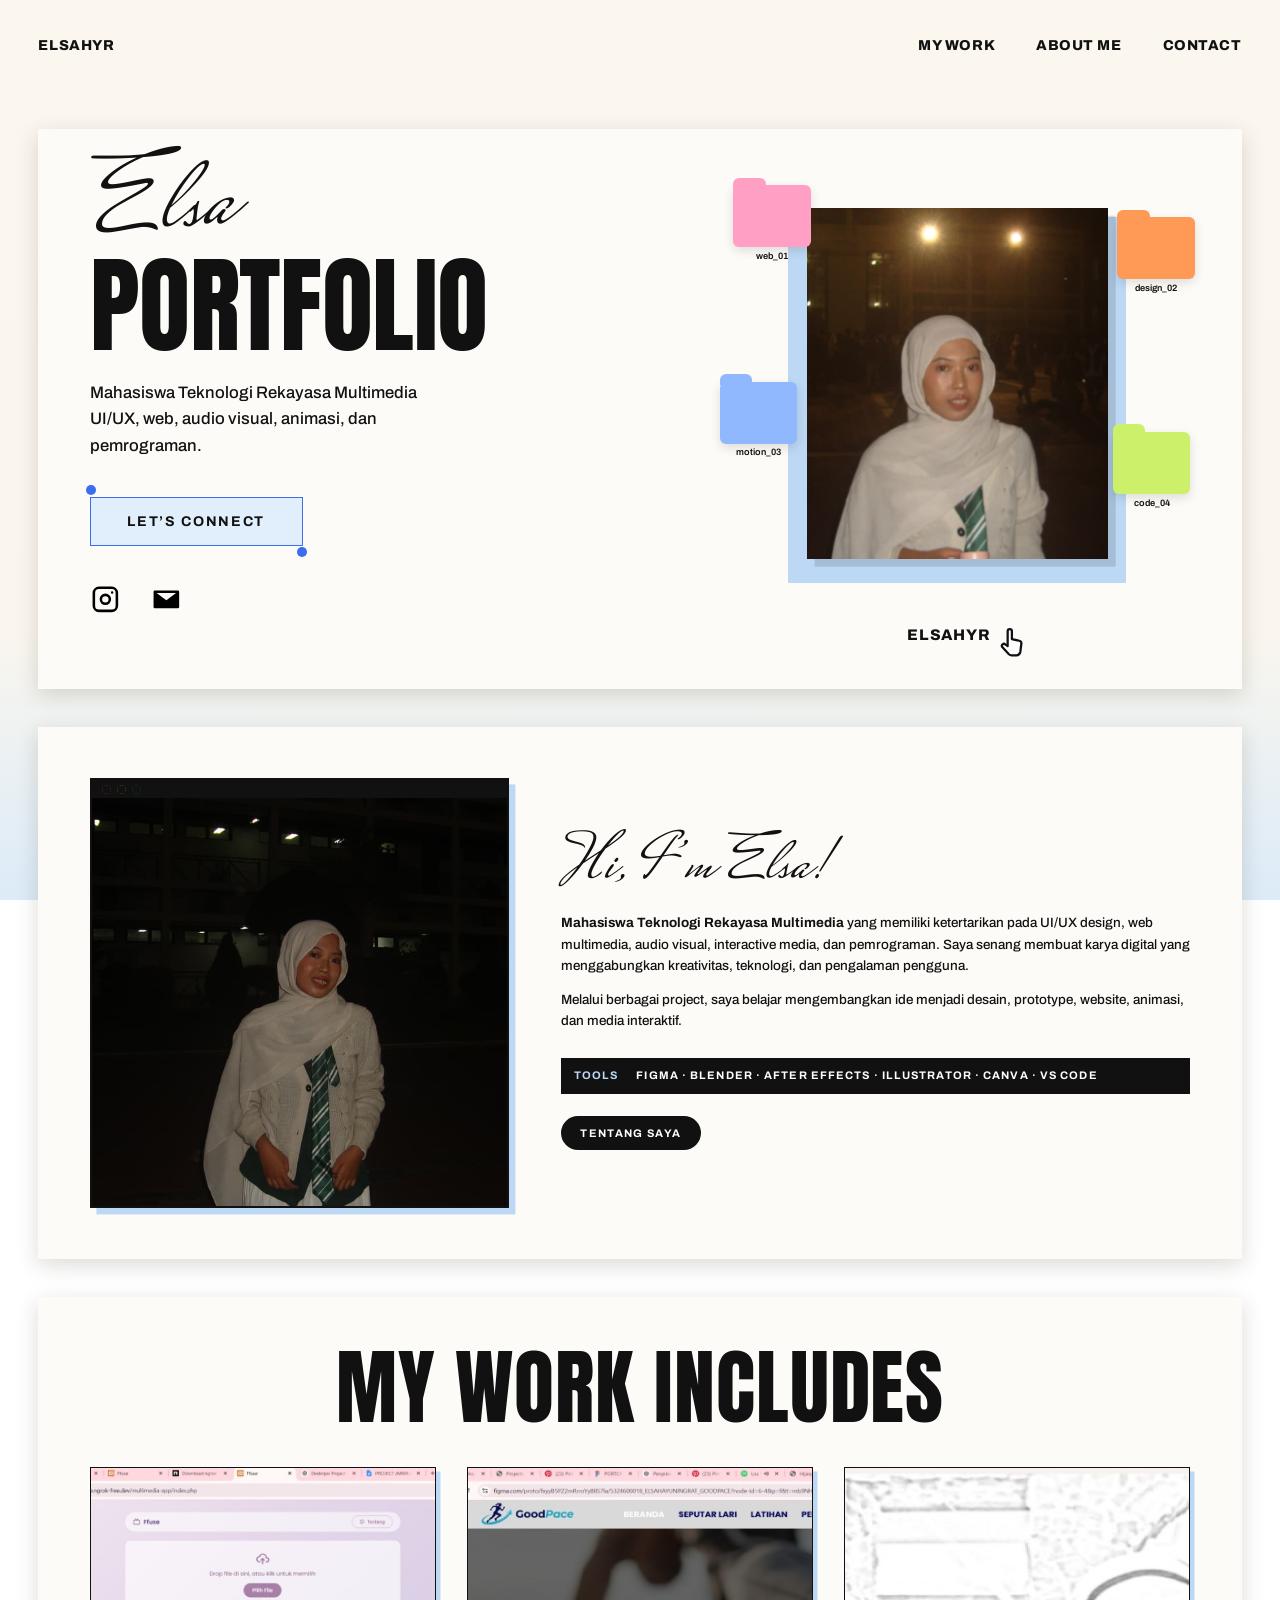
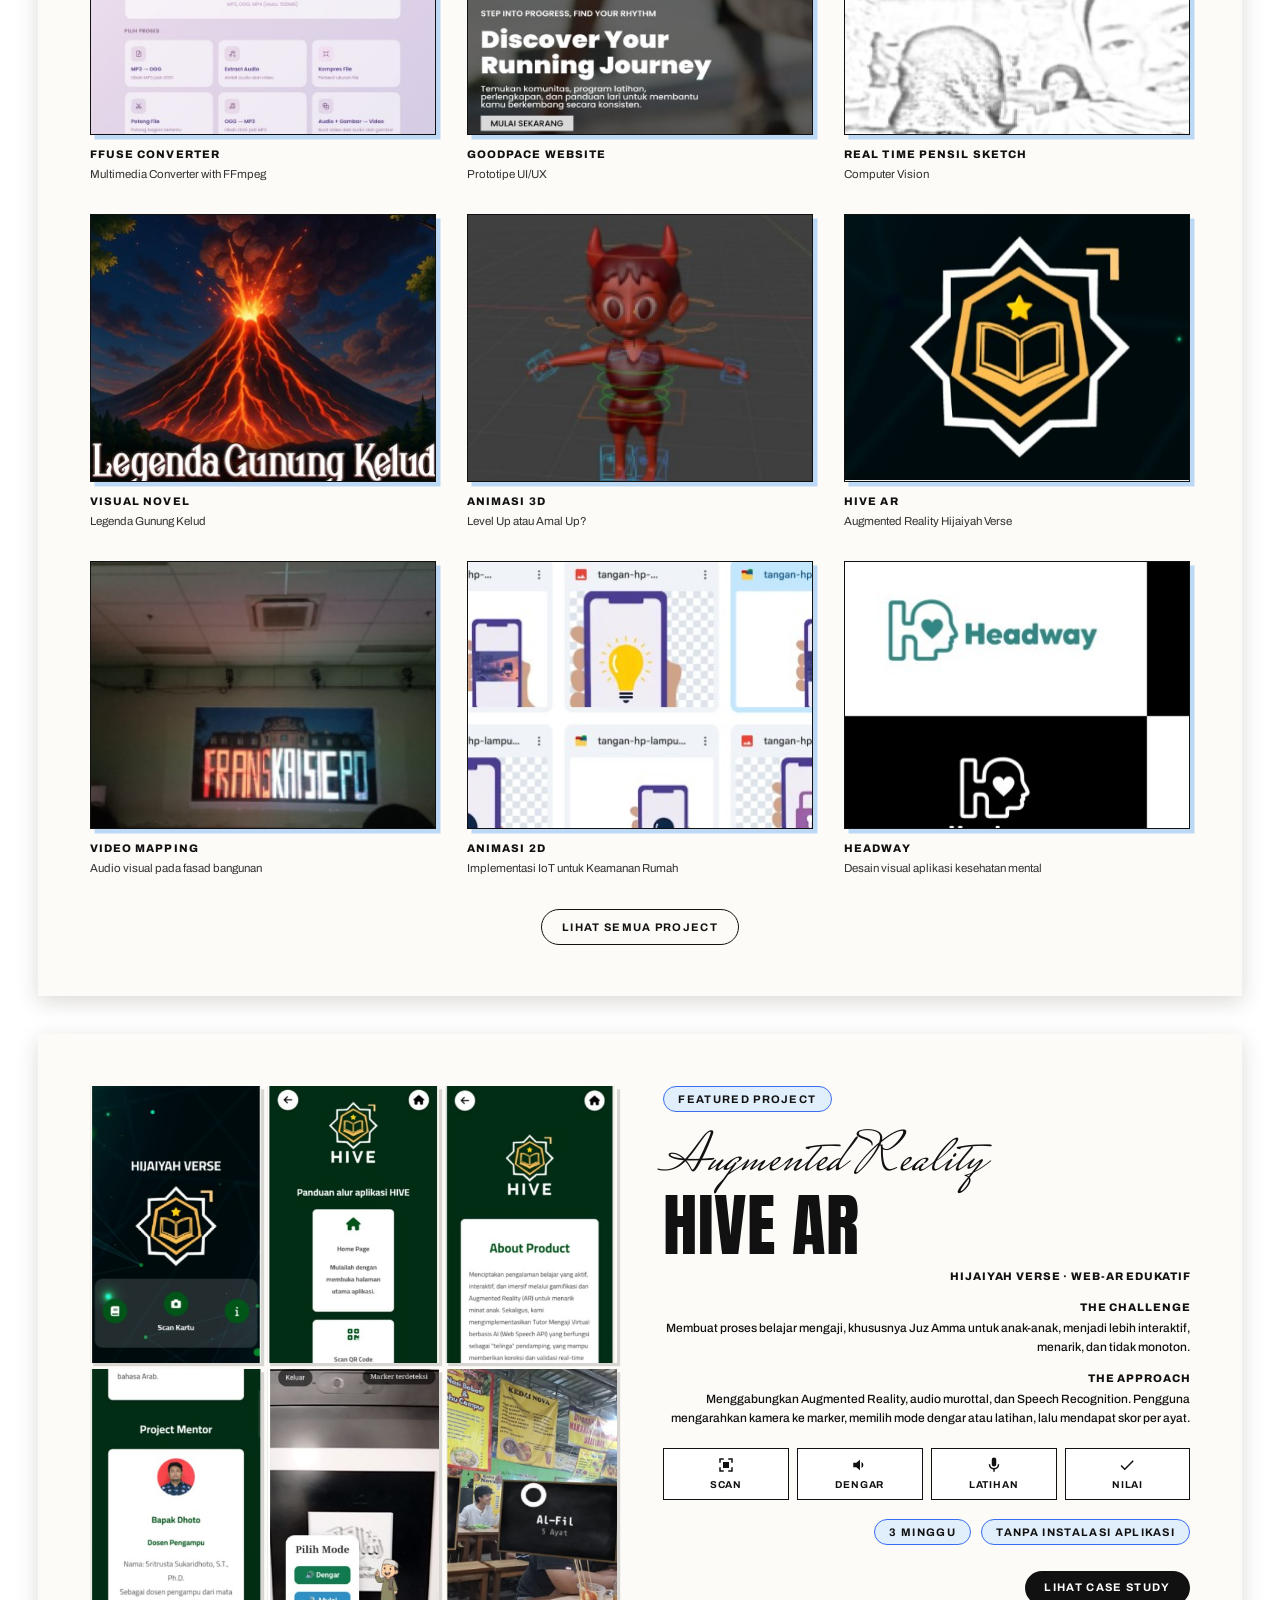
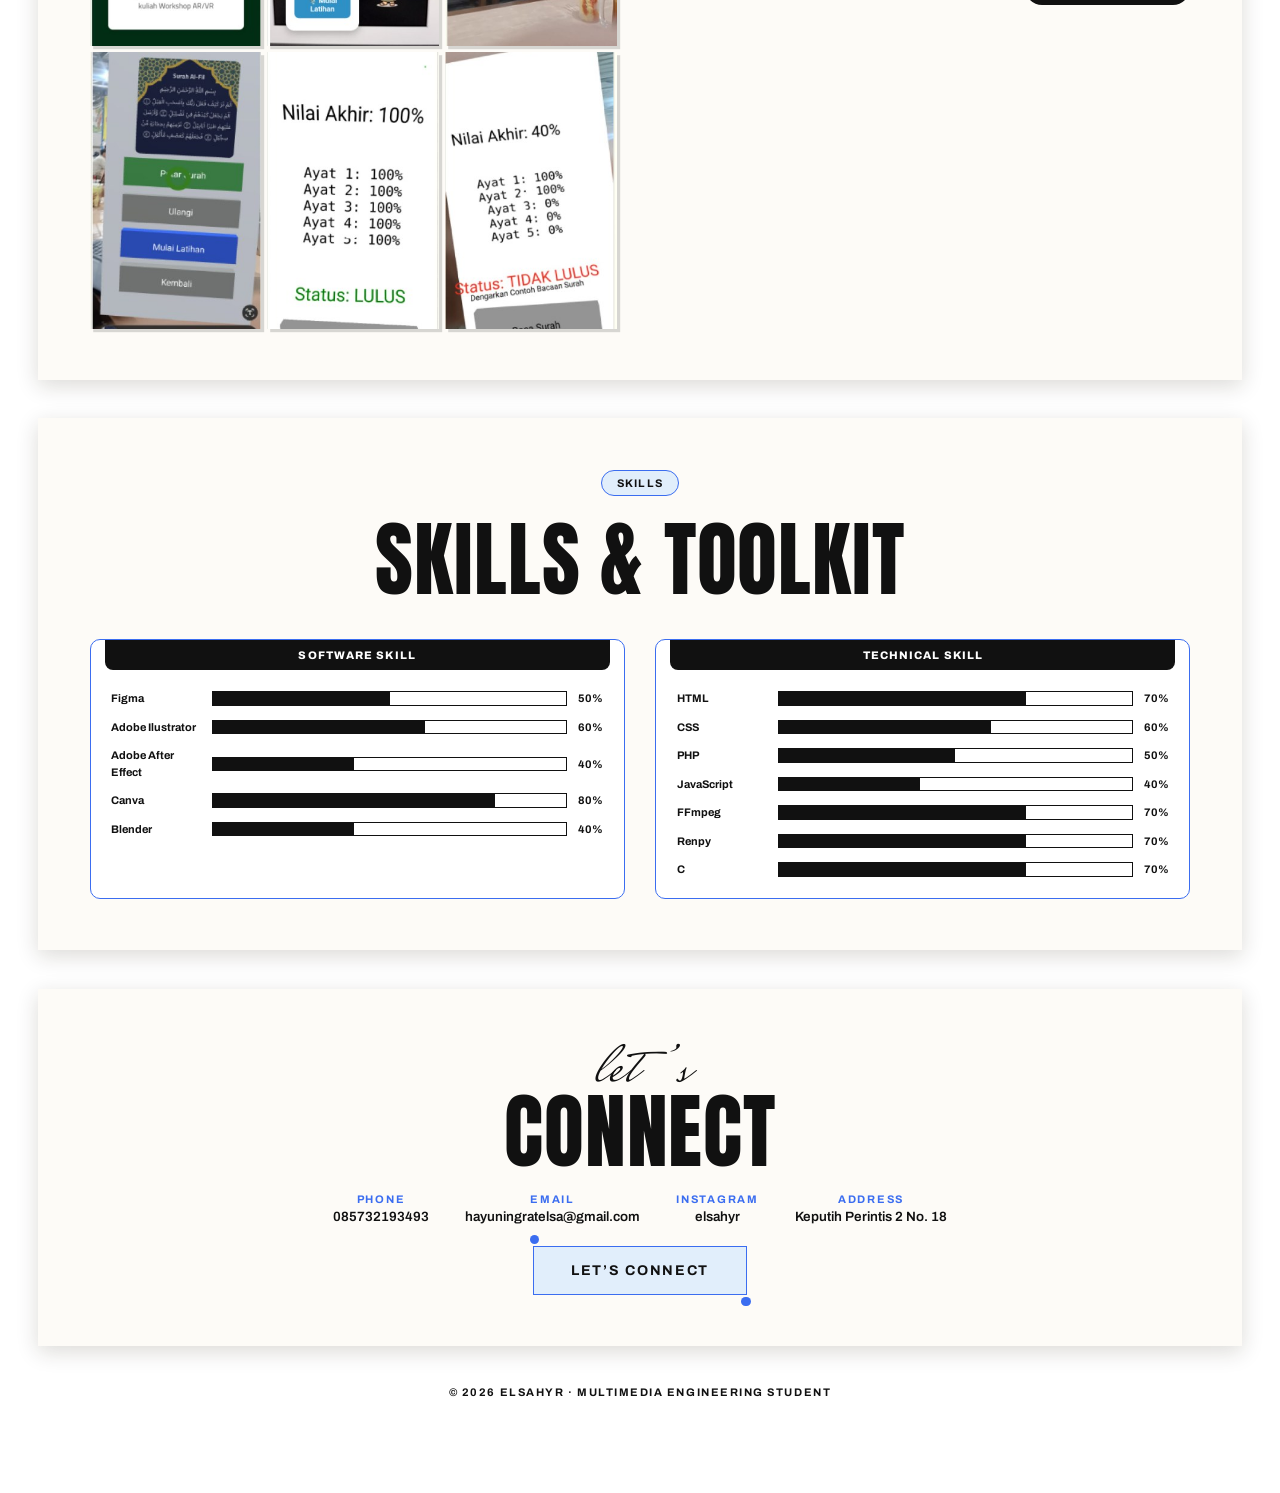
<file: index.html>
<!DOCTYPE html>
<html lang="id">
<head>
<meta charset="UTF-8">
<meta name="viewport" content="width=device-width, initial-scale=1">
<title>Elsa Portofolio</title>
<link rel="preconnect" href="https://fonts.googleapis.com">
<link rel="preconnect" href="https://fonts.gstatic.com" crossorigin>
<link href="https://fonts.googleapis.com/css2?family=Anton&family=Archivo:wght@400;500;600;700;800&family=Mrs+Saint+Delafield&display=swap" rel="stylesheet">
<link rel="stylesheet" href="css/style.css">
<script>document.documentElement.classList.add("js")</script>
</head>
<body>
<div class="wrap">
<div class="page">
<div class="sheet" style="padding-bottom:0;background:none;box-shadow:none;padding:0">
  <header class="nav">
    <a class="brand" href="index.html">ELSAHYR</a>
    <button class="nav-toggle" aria-label="Buka menu" aria-expanded="false"><span></span></button>
    <nav id="menu">
      <a href="projects.html">My Work</a>
      <a href="about.html">About Me</a>
      <a href="about.html#contact">Contact</a>
    </nav>
  </header>
</div>

<section class="sheet hero reveal">
  <div>
    <div class="title"><span class="script">Elsa</span><h1 class="h-xl">PORTFOLIO</h1></div>
    <p class="copy">Mahasiswa Teknologi Rekayasa Multimedia UI/UX, web, audio visual, animasi, dan pemrograman.</p>
    <a class="btn-pin" href="about.html#contact">Let’s Connect</a>
    <div class="social"><a href="https://www.instagram.com/elsahyr" target="_blank" rel="noopener" aria-label="Instagram"><svg viewBox="0 0 24 24"><path d="M7 2h10a5 5 0 0 1 5 5v10a5 5 0 0 1-5 5H7a5 5 0 0 1-5-5V7a5 5 0 0 1 5-5zm0 2a3 3 0 0 0-3 3v10a3 3 0 0 0 3 3h10a3 3 0 0 0 3-3V7a3 3 0 0 0-3-3H7zm5 3.5A4.5 4.5 0 1 1 7.5 12 4.5 4.5 0 0 1 12 7.5zm0 2A2.5 2.5 0 1 0 14.5 12 2.5 2.5 0 0 0 12 9.5zM17.3 5.7a1 1 0 1 1-1 1 1 1 0 0 1 1-1z"/></svg></a><a href="mailto:hayuningratelsa@gmail.com" aria-label="Email"><svg viewBox="0 0 24 24"><path d="M3 5h18a1 1 0 0 1 1 1v12a1 1 0 0 1-1 1H3a1 1 0 0 1-1-1V6a1 1 0 0 1 1-1zm1.4 2L12 12.6 19.6 7z"/></svg></a></div>
  </div>
  <div class="stage">
    <div class="block"></div>
    <img class="me" src="assets/img/ui/hero.jpg" alt="Foto Elsa" style="object-position:52% 22%">
    <a class="folder f1" href="projects.html#web"><i></i><span>web_01</span></a>
    <a class="folder f2" href="projects.html#design"><i></i><span>design_02</span></a>
    <a class="folder f3" href="projects.html#motion"><i></i><span>motion_03</span></a>
    <a class="folder f4" href="projects.html#code"><i></i><span>code_04</span></a>
    <div class="label">ELSAHYR <svg viewBox="0 0 24 24" fill="none" stroke="#111" stroke-width="1.6" stroke-linejoin="round"><path d="M9 11V4.5a1.5 1.5 0 0 1 3 0V10l5.2 1.2a2 2 0 0 1 1.5 2.3L18 19a3 3 0 0 1-3 2.5h-3.2a3 3 0 0 1-2.4-1.2L5 15.5a1.5 1.5 0 0 1 2.3-1.8L9 15z" fill="#fff"/></svg></div>
  </div>
</section>

<section class="sheet intro reveal">
  <div class="window"><div class="bar"><i></i><i></i><i></i></div><img src="assets/img/ui/about-photo.jpg" alt="Elsa"></div>
  <div>
    <span class="script">Hi, I’m Elsa!</span>
    <p class="copy"><b>Mahasiswa Teknologi Rekayasa Multimedia</b> yang memiliki ketertarikan pada UI/UX design, web multimedia, audio visual, interactive media, dan pemrograman. Saya senang membuat karya digital yang menggabungkan kreativitas, teknologi, dan pengalaman pengguna.</p>
    <p class="copy">Melalui berbagai project, saya belajar mengembangkan ide menjadi desain, prototype, website, animasi, dan media interaktif.</p>
    <div class="chipbar"><b>Tools</b> Figma · Blender · After Effects · Illustrator · Canva · VS Code</div>
    <p style="margin-top:1.4em"><a class="btn" href="about.html">Tentang saya</a></p>
  </div>
</section>

<section class="sheet reveal" id="work">
  <div class="sec-title"><h2 class="h-xl">MY WORK INCLUDES</h2></div>
  <div class="work"><a class="wcard" data-cat="web" href="project.html?id=ffuse"><div class="im"><img src="assets/img/thumbs/ffuse.jpg" alt="FFUSE Converter" loading="lazy"></div><h3>FFUSE Converter</h3><p>Multimedia Converter with FFmpeg</p></a><a class="wcard" data-cat="design" href="project.html?id=goodpace"><div class="im"><img src="assets/img/thumbs/goodpace.jpg" alt="GoodPace Website" loading="lazy"></div><h3>GoodPace Website</h3><p>Prototipe UI/UX</p></a><a class="wcard" data-cat="code" href="project.html?id=pencil"><div class="im"><img src="assets/img/thumbs/pencil.jpg" alt="Real Time Pensil Sketch" loading="lazy"></div><h3>Real Time Pensil Sketch</h3><p>Computer Vision</p></a><a class="wcard" data-cat="code" href="project.html?id=visnov"><div class="im"><img src="assets/img/thumbs/visnov.jpg" alt="Visual Novel" loading="lazy"></div><h3>Visual Novel</h3><p>Legenda Gunung Kelud</p></a><a class="wcard" data-cat="motion" href="project.html?id=anim3d"><div class="im"><img src="assets/img/thumbs/anim3d.jpg" alt="Animasi 3D" loading="lazy"></div><h3>Animasi 3D</h3><p>Level Up atau Amal Up?</p></a><a class="wcard" data-cat="web" href="project.html?id=hive"><div class="im"><img src="assets/img/thumbs/hive.jpg" alt="HIVE AR" loading="lazy"></div><h3>HIVE AR</h3><p>Augmented Reality Hijaiyah Verse</p></a><a class="wcard" data-cat="motion" href="project.html?id=vidmap"><div class="im"><img src="assets/img/thumbs/vidmap.jpg" alt="Video Mapping" loading="lazy"></div><h3>Video Mapping</h3><p>Audio visual pada fasad bangunan</p></a><a class="wcard" data-cat="motion" href="project.html?id=anim2d"><div class="im"><img src="assets/img/thumbs/anim2d.jpg" alt="Animasi 2D" loading="lazy"></div><h3>Animasi 2D</h3><p>Implementasi IoT untuk Keamanan Rumah</p></a><a class="wcard" data-cat="design" href="project.html?id=headway"><div class="im"><img src="assets/img/thumbs/headway.jpg" alt="Headway" loading="lazy"></div><h3>Headway</h3><p>Desain visual aplikasi kesehatan mental</p></a></div>
  <p style="text-align:center;margin-top:2em"><a class="btn line" href="projects.html">Lihat semua project</a></p>
</section>

<section class="sheet case reveal">
  <div class="grid3"><img src="assets/img/results/hive-2.jpg" alt="Tampilan aplikasi HIVE" loading="lazy"><img src="assets/img/results/hive-3.jpg" alt="Tampilan aplikasi HIVE" loading="lazy"><img src="assets/img/results/hive-4.jpg" alt="Tampilan aplikasi HIVE" loading="lazy"><img src="assets/img/results/hive-5.jpg" alt="Tampilan aplikasi HIVE" loading="lazy"><img src="assets/img/results/hive-7.jpg" alt="Tampilan aplikasi HIVE" loading="lazy"><img src="assets/img/results/hive-8.jpg" alt="Tampilan aplikasi HIVE" loading="lazy"><img src="assets/img/results/hive-9.jpg" alt="Tampilan aplikasi HIVE" loading="lazy"><img src="assets/img/results/hive-12.jpg" alt="Tampilan aplikasi HIVE" loading="lazy"><img src="assets/img/results/hive-13.jpg" alt="Tampilan aplikasi HIVE" loading="lazy"></div>
  <div>
    <span class="pill">Featured project</span>
    <div class="head"><span class="script">Augmented Reality</span><h2 class="h-xl">HIVE AR</h2></div>
    <p class="copy" style="text-align:right;font-weight:800;letter-spacing:.08em;text-transform:uppercase;font-size:var(--t-small)">Hijaiyah Verse · Web-AR edukatif</p>
    <h4>The challenge</h4>
    <p class="copy">Membuat proses belajar mengaji, khususnya Juz Amma untuk anak-anak, menjadi lebih interaktif, menarik, dan tidak monoton.</p>
    <h4>The approach</h4>
    <p class="copy">Menggabungkan Augmented Reality, audio murottal, dan Speech Recognition. Pengguna mengarahkan kamera ke marker, memilih mode dengar atau latihan, lalu mendapat skor per ayat.</p>
    <ul class="steps"><li><svg viewBox="0 0 24 24"><path d="M3 3h6v2H5v4H3zM15 3h6v6h-2V5h-4zM3 15h2v4h4v2H3zM19 15h2v6h-6v-2h4zM8 8h8v8H8z"/></svg>Scan</li><li><svg viewBox="0 0 24 24"><path d="M3 9v6h4l5 4V5L7 9zm13.5 3a4.5 4.5 0 0 0-2.5-4v8a4.5 4.5 0 0 0 2.5-4z"/></svg>Dengar</li><li><svg viewBox="0 0 24 24"><path d="M12 14a3 3 0 0 0 3-3V5a3 3 0 0 0-6 0v6a3 3 0 0 0 3 3zm5-3a5 5 0 0 1-10 0H5a7 7 0 0 0 6 6.9V21h2v-3.1A7 7 0 0 0 19 11z"/></svg>Latihan</li><li><svg viewBox="0 0 24 24"><path d="M9 16.2 4.8 12l-1.4 1.4L9 19 21 7l-1.4-1.4z"/></svg>Nilai</li></ul>
    <div class="pills"><span class="pill">3 Minggu</span><span class="pill">Tanpa instalasi aplikasi</span></div>
    <p style="text-align:right;margin-top:1.6em"><a class="btn" href="project.html?id=hive">Lihat case study</a></p>
  </div>
</section>

<section class="sheet reveal">
  <div class="sec-title"><span class="pill">Skills</span><h2 class="h-xl" style="margin-top:.3em">SKILLS &amp; TOOLKIT</h2></div>
  <div class="charts">
    <div class="chart"><h3>Software skill</h3><div class="rows"><div class="bar"><b>Figma</b><i style="--v:50%"></i><span>50%</span></div><div class="bar"><b>Adobe Ilustrator</b><i style="--v:60%"></i><span>60%</span></div><div class="bar"><b>Adobe After Effect</b><i style="--v:40%"></i><span>40%</span></div><div class="bar"><b>Canva</b><i style="--v:80%"></i><span>80%</span></div><div class="bar"><b>Blender</b><i style="--v:40%"></i><span>40%</span></div></div></div>
    <div class="chart"><h3>Technical skill</h3><div class="rows"><div class="bar"><b>HTML</b><i style="--v:70%"></i><span>70%</span></div><div class="bar"><b>CSS</b><i style="--v:60%"></i><span>60%</span></div><div class="bar"><b>PHP</b><i style="--v:50%"></i><span>50%</span></div><div class="bar"><b>JavaScript</b><i style="--v:40%"></i><span>40%</span></div><div class="bar"><b>FFmpeg</b><i style="--v:70%"></i><span>70%</span></div><div class="bar"><b>Renpy</b><i style="--v:70%"></i><span>70%</span></div><div class="bar"><b>C</b><i style="--v:70%"></i><span>70%</span></div></div></div>
  </div>
</section>
<section class="sheet contact reveal" id="contact">
  <span class="script" style="font-size:clamp(40px,5vw,76px)">let’s</span>
  <h2 class="h-xl" style="margin-top:-.15em">CONNECT</h2>
  <ul>
    <li><b>Phone</b><a href="tel:+6285732193493">085732193493</a></li>
    <li><b>Email</b><a href="mailto:hayuningratelsa@gmail.com">hayuningratelsa@gmail.com</a></li>
    <li><b>Instagram</b><a href="https://www.instagram.com/elsahyr" target="_blank" rel="noopener">elsahyr</a></li>
    <li><b>Address</b><span>Keputih Perintis 2 No. 18</span></li>
  </ul>
  <a class="btn-pin" href="mailto:hayuningratelsa@gmail.com">Let’s Connect</a>
</section>

<footer>© 2026 elsahyr · Multimedia Engineering Student</footer>
</div></div>
<script src="js/main.js"></script>
</body>
</html>
</file>
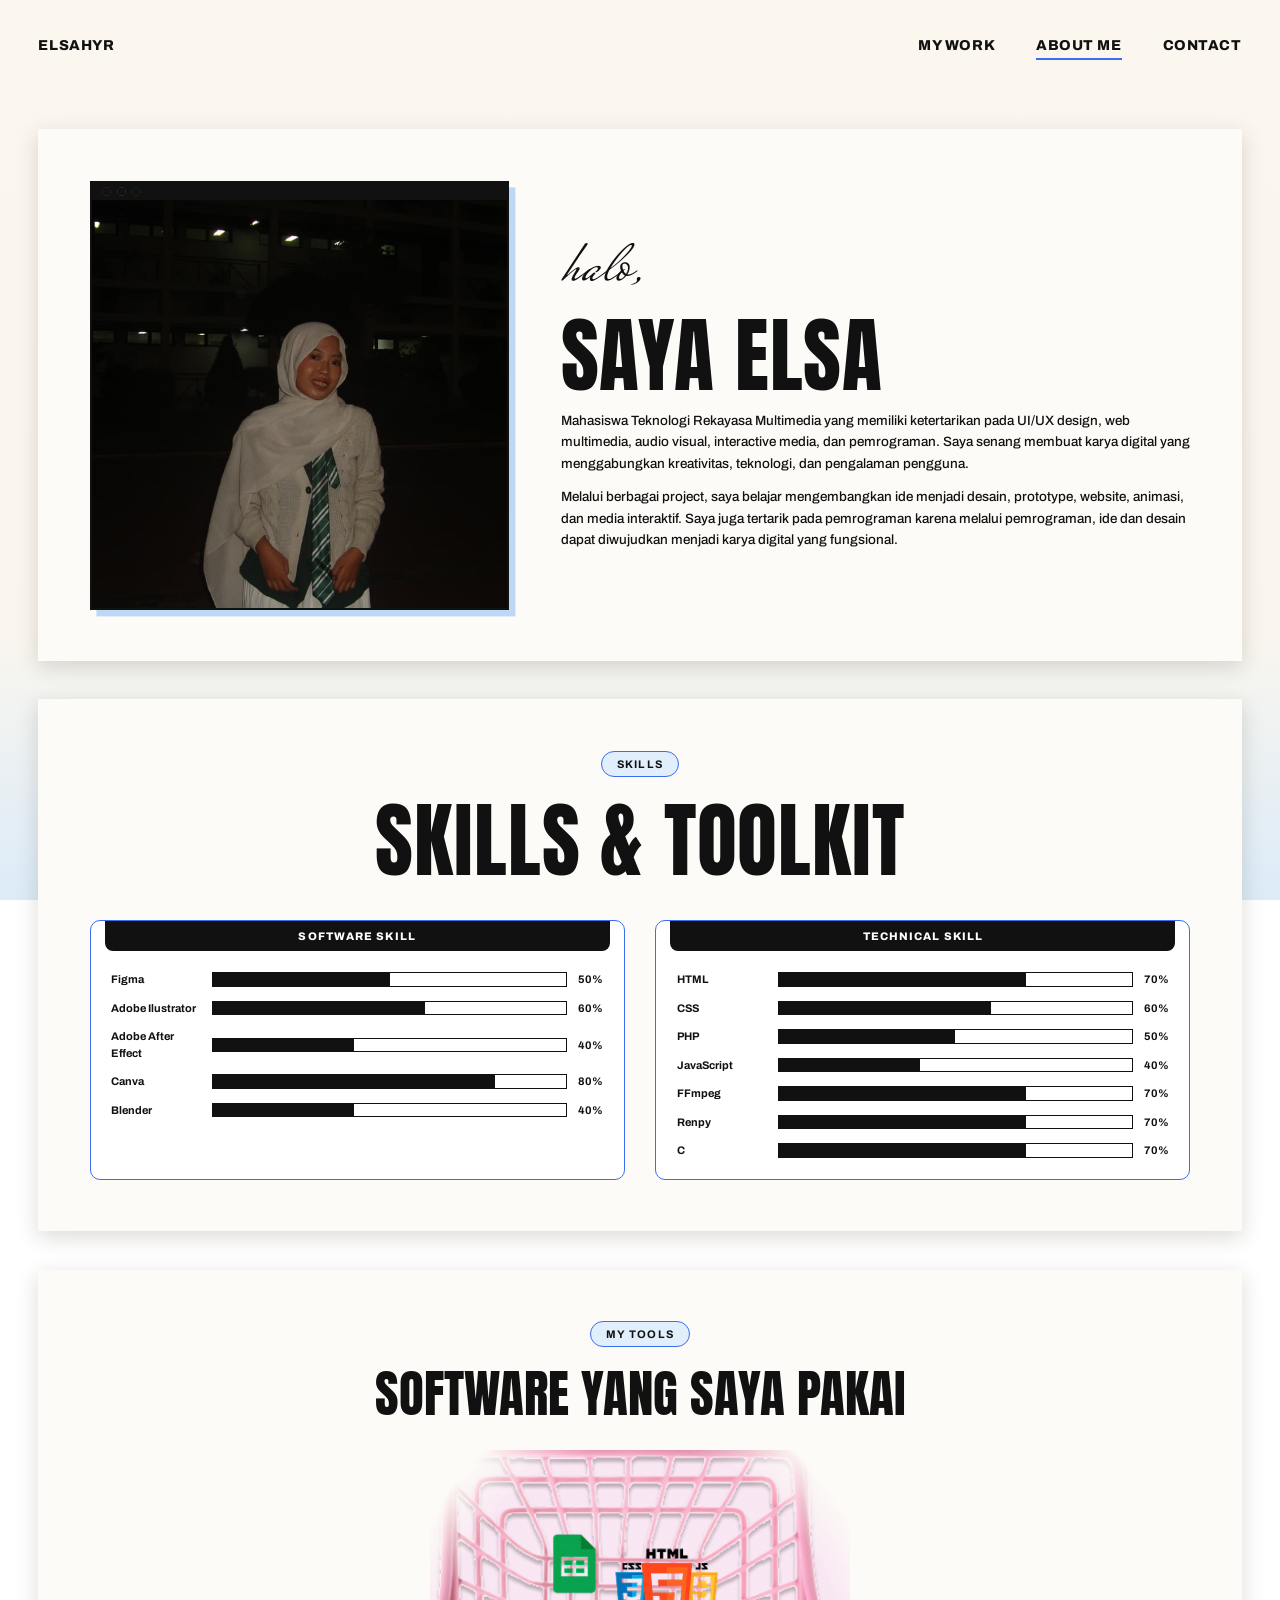
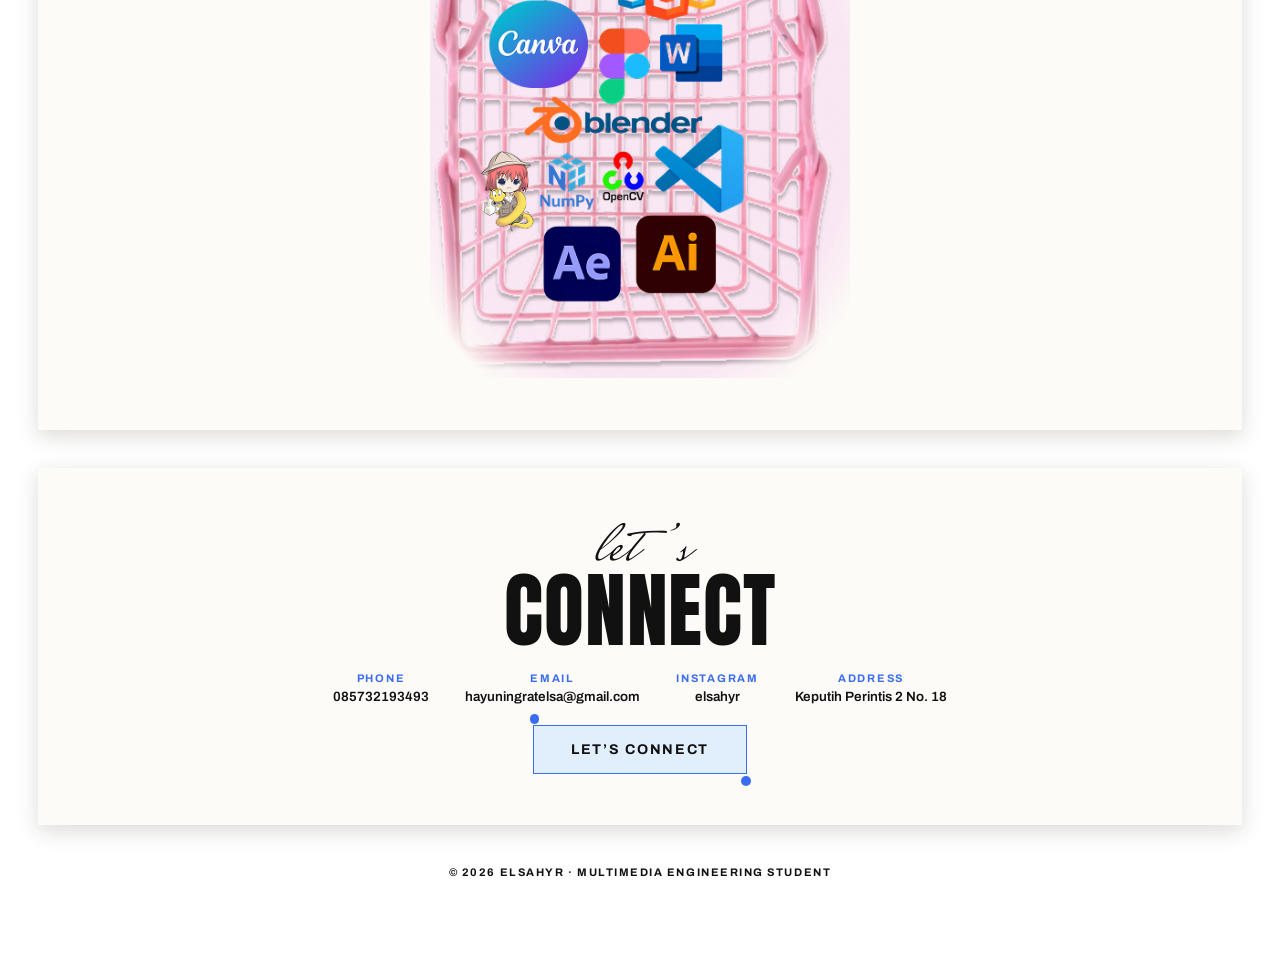
<file: about.html>
<!DOCTYPE html>
<html lang="id">
<head>
<meta charset="UTF-8">
<meta name="viewport" content="width=device-width, initial-scale=1">
<title>About Elsa</title>
<link rel="preconnect" href="https://fonts.googleapis.com">
<link rel="preconnect" href="https://fonts.gstatic.com" crossorigin>
<link href="https://fonts.googleapis.com/css2?family=Anton&family=Archivo:wght@400;500;600;700;800&family=Mrs+Saint+Delafield&display=swap" rel="stylesheet">
<link rel="stylesheet" href="css/style.css">
<script>document.documentElement.classList.add("js")</script>
</head>
<body>
<div class="wrap">
<div class="page">
<div class="sheet" style="padding-bottom:0;background:none;box-shadow:none;padding:0">
  <header class="nav">
    <a class="brand" href="index.html">ELSAHYR</a>
    <button class="nav-toggle" aria-label="Buka menu" aria-expanded="false"><span></span></button>
    <nav id="menu">
      <a href="projects.html">My Work</a>
      <a href="about.html" class="active">About Me</a>
      <a href="about.html#contact">Contact</a>
    </nav>
  </header>
</div>

<section class="sheet intro reveal">
  <div class="window"><div class="bar"><i></i><i></i><i></i></div><img src="assets/img/ui/about-photo.jpg" alt="Foto Elsa"></div>
  <div>
    <span class="script">halo,</span>
    <h1 class="h-xl">SAYA ELSA</h1>
    <p class="copy" style="margin-top:1em">Mahasiswa Teknologi Rekayasa Multimedia yang memiliki ketertarikan pada UI/UX design, web multimedia, audio visual, interactive media, dan pemrograman. Saya senang membuat karya digital yang menggabungkan kreativitas, teknologi, dan pengalaman pengguna.</p>
    <p class="copy">Melalui berbagai project, saya belajar mengembangkan ide menjadi desain, prototype, website, animasi, dan media interaktif. Saya juga tertarik pada pemrograman karena melalui pemrograman, ide dan desain dapat diwujudkan menjadi karya digital yang fungsional.</p>
  </div>
</section>
<section class="sheet reveal">
  <div class="sec-title"><span class="pill">Skills</span><h2 class="h-xl" style="margin-top:.3em">SKILLS &amp; TOOLKIT</h2></div>
  <div class="charts">
    <div class="chart"><h3>Software skill</h3><div class="rows"><div class="bar"><b>Figma</b><i style="--v:50%"></i><span>50%</span></div><div class="bar"><b>Adobe Ilustrator</b><i style="--v:60%"></i><span>60%</span></div><div class="bar"><b>Adobe After Effect</b><i style="--v:40%"></i><span>40%</span></div><div class="bar"><b>Canva</b><i style="--v:80%"></i><span>80%</span></div><div class="bar"><b>Blender</b><i style="--v:40%"></i><span>40%</span></div></div></div>
    <div class="chart"><h3>Technical skill</h3><div class="rows"><div class="bar"><b>HTML</b><i style="--v:70%"></i><span>70%</span></div><div class="bar"><b>CSS</b><i style="--v:60%"></i><span>60%</span></div><div class="bar"><b>PHP</b><i style="--v:50%"></i><span>50%</span></div><div class="bar"><b>JavaScript</b><i style="--v:40%"></i><span>40%</span></div><div class="bar"><b>FFmpeg</b><i style="--v:70%"></i><span>70%</span></div><div class="bar"><b>Renpy</b><i style="--v:70%"></i><span>70%</span></div><div class="bar"><b>C</b><i style="--v:70%"></i><span>70%</span></div></div></div>
  </div>
</section>
<section class="sheet toolbox reveal" style="text-align:center"><span class="pill">My tools</span><h2 class="h-lg" style="margin:.4em 0 .6em">SOFTWARE YANG SAYA PAKAI</h2><img src="assets/img/ui/basket.png" alt="Google Sheets, HTML/CSS/JS, Canva, Figma, Word, Blender, Ren'Py, NumPy, OpenCV, VS Code, After Effects, Illustrator"></section>
<section class="sheet contact reveal" id="contact">
  <span class="script" style="font-size:clamp(40px,5vw,76px)">let’s</span>
  <h2 class="h-xl" style="margin-top:-.15em">CONNECT</h2>
  <ul>
    <li><b>Phone</b><a href="tel:+6285732193493">085732193493</a></li>
    <li><b>Email</b><a href="mailto:hayuningratelsa@gmail.com">hayuningratelsa@gmail.com</a></li>
    <li><b>Instagram</b><a href="https://www.instagram.com/elsahyr" target="_blank" rel="noopener">elsahyr</a></li>
    <li><b>Address</b><span>Keputih Perintis 2 No. 18</span></li>
  </ul>
  <a class="btn-pin" href="mailto:hayuningratelsa@gmail.com">Let’s Connect</a>
</section>

<footer>© 2026 elsahyr · Multimedia Engineering Student</footer>
</div></div>
<script src="js/main.js"></script>
</body>
</html>
</file>
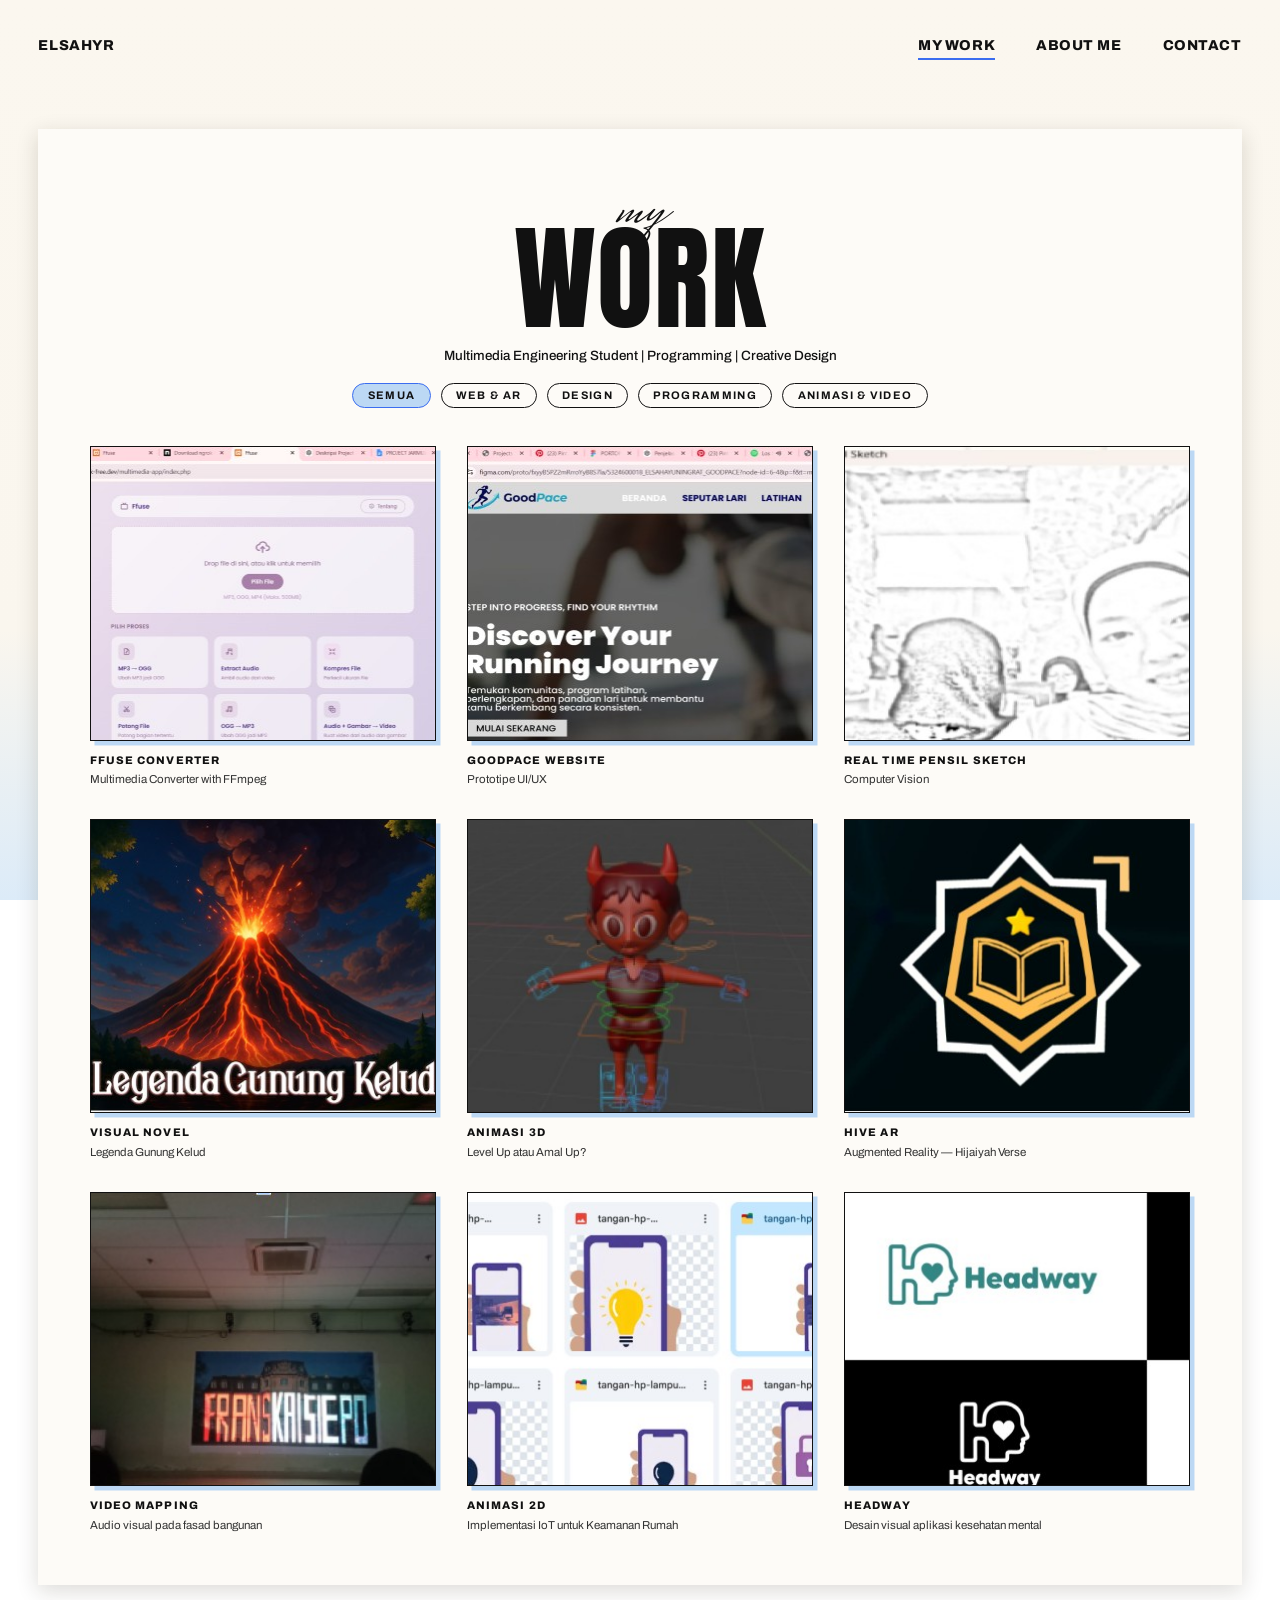
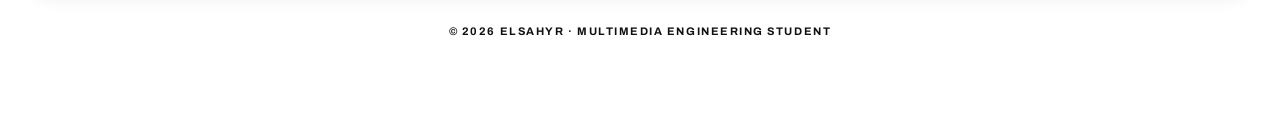
<file: projects.html>
<!DOCTYPE html>
<html lang="id">
<head>
<meta charset="UTF-8">
<meta name="viewport" content="width=device-width, initial-scale=1">
<title>My Work</title>
<link rel="preconnect" href="https://fonts.googleapis.com">
<link rel="preconnect" href="https://fonts.gstatic.com" crossorigin>
<link href="https://fonts.googleapis.com/css2?family=Anton&family=Archivo:wght@400;500;600;700;800&family=Mrs+Saint+Delafield&display=swap" rel="stylesheet">
<link rel="stylesheet" href="css/style.css">
<script>document.documentElement.classList.add("js")</script>
</head>
<body>
<div class="wrap">
<div class="page">
<div class="sheet" style="padding-bottom:0;background:none;box-shadow:none;padding:0">
  <header class="nav">
    <a class="brand" href="index.html">ELSAHYR</a>
    <button class="nav-toggle" aria-label="Buka menu" aria-expanded="false"><span></span></button>
    <nav id="menu">
      <a href="projects.html" class="active">My Work</a>
      <a href="about.html">About Me</a>
      <a href="about.html#contact">Contact</a>
    </nav>
  </header>
</div>

<section class="sheet reveal">
  <div class="sec-title" style="margin-bottom:1em"><span class="script" style="font-size:clamp(40px,5vw,76px)">my</span><h1 class="h-xl" style="margin-top:-.2em;font-size:clamp(54px,9vw,130px)">WORK</h1>
  <p class="copy" style="margin-top:.8em">Multimedia Engineering Student | Programming | Creative Design</p></div>
  <div class="filters" id="filters">
    <button class="chip on" data-f="all">Semua</button><button class="chip" data-f="web">Web &amp; AR</button><button class="chip" data-f="design">Design</button><button class="chip" data-f="code">Programming</button><button class="chip" data-f="motion">Animasi &amp; Video</button>
  </div>
  <div class="work big" id="projGrid"></div>
</section>

<footer>© 2026 elsahyr · Multimedia Engineering Student</footer>
</div></div>
<script src="js/projects-data.js"></script>
<script src="js/main.js"></script>
</body>
</html>
</file>
<file: css/style.css>
/* =====================================================
   PORTOFOLIO ELSAHYR — style.css (gaya editorial krem + hitam + biru)
   ===================================================== */
:root {
  --bg: #faf6ee;
  --card: #fdfbf7;
  --ink: #111111;
  --blue: #3b6df0;
  --sky: #bcd8f4;
  --sky-soft: #e1eefb;
  --f-head: "Anton", "Bebas Neue", Impact, "Arial Narrow", sans-serif;
  --f-body: "Archivo", "Montserrat", sans-serif;
  --f-script: "Mrs Saint Delafield", "Dancing Script", cursive;
  --pad: clamp(16px, 4vw, 64px);
  --t-body: clamp(13px, 1.05vw, 16px);
  --t-small: clamp(11px, .82vw, 13px);
  --shadow: 0 .5vw 1.6vw rgba(40, 30, 10, .16);
}
* { box-sizing: border-box; margin: 0; padding: 0; }
html { scroll-behavior: smooth; }
body { font-family: var(--f-body); color: var(--ink); line-height: 1.5; overflow-x: hidden;
  background: linear-gradient(#fbf7ef 0, #faf6ee 70%, #dcebf8 100%) fixed; }
img { max-width: 100%; display: block; }
a { color: inherit; text-decoration: none; }
ul { list-style: none; }
.js .reveal { opacity: 0; transform: translateY(22px); transition: opacity .7s ease, transform .7s ease; }
.js .reveal.in { opacity: 1; transform: none; }

/* ---------- tata letak ---------- */
.wrap { width: min(1240px, 94vw); margin: 0 auto; }
.page { display: grid; gap: clamp(18px, 3vw, 44px); padding: clamp(14px, 2.4vw, 34px) 0 clamp(30px, 5vw, 70px); }
.sheet { background: var(--card); box-shadow: var(--shadow); padding: var(--pad); position: relative; }
.copy { font-size: var(--t-body); line-height: 1.6; font-weight: 500; }
.copy + .copy { margin-top: .9em; }
.h-xl { font-family: var(--f-head); font-weight: 400; text-transform: uppercase; line-height: .98; letter-spacing: .01em; font-size: clamp(40px, 6.4vw, 92px); }
.h-lg { font-family: var(--f-head); font-weight: 400; text-transform: uppercase; line-height: 1; font-size: clamp(30px, 4vw, 58px); }
.script { font-family: var(--f-script); font-weight: 400; line-height: 1; }
.pill { display: inline-block; background: var(--sky-soft); border: 1.5px solid var(--blue); border-radius: 99px; padding: .35em 1.3em; font-weight: 700; font-size: var(--t-small); letter-spacing: .12em; text-transform: uppercase; }

/* tombol dengan "pin" biru */
.btn-pin { position: relative; display: inline-block; background: var(--sky-soft); border: 1.5px solid var(--blue); padding: .9em 2.6em; font-weight: 700; letter-spacing: .12em; text-transform: uppercase; font-size: clamp(12px, 1.1vw, 17px); transition: background .2s, transform .2s; }
.btn-pin::before, .btn-pin::after { content: ""; position: absolute; width: .7em; height: .7em; border-radius: 50%; background: var(--blue); }
.btn-pin::before { left: -.35em; top: -.9em; } .btn-pin::after { right: -.35em; bottom: -.9em; }
.btn-pin:hover { background: var(--sky); transform: translateY(-2px); }
.btn { display: inline-block; background: var(--ink); color: #fff; border-radius: 99px; padding: .8em 1.8em; font-weight: 700; font-size: var(--t-small); letter-spacing: .12em; text-transform: uppercase; transition: transform .2s, background .2s; }
.btn:hover { background: var(--blue); transform: translateY(-2px); }
.btn.line { background: transparent; color: var(--ink); border: 1.5px solid var(--ink); } .btn.line:hover { background: var(--ink); color: #fff; }

/* ---------- navbar ---------- */
.nav { display: flex; align-items: center; justify-content: space-between; gap: 20px; padding-bottom: clamp(16px, 2.4vw, 34px); font-weight: 800; letter-spacing: .04em; text-transform: uppercase; font-size: clamp(12px, 1.12vw, 17px); position: relative; z-index: 5; }
.nav nav { display: flex; gap: clamp(18px, 3.2vw, 52px); }
.nav nav a { position: relative; padding: 4px 0; }
.nav nav a::after { content: ""; position: absolute; left: 0; bottom: 0; height: 2px; width: 0; background: var(--blue); transition: width .25s; }
.nav nav a:hover::after, .nav nav a.active::after { width: 100%; }
.nav-toggle { display: none; background: none; border: 0; width: 40px; height: 40px; cursor: pointer; position: relative; }
.nav-toggle span, .nav-toggle span::before, .nav-toggle span::after { content: ""; position: absolute; left: 7px; right: 7px; height: 3px; background: #000; border-radius: 2px; }
.nav-toggle span { top: 18px; } .nav-toggle span::before { top: -8px; left: 0; right: 0; } .nav-toggle span::after { top: 8px; left: 0; right: 0; }

/* ---------- hero ---------- */
.hero { display: grid; grid-template-columns: minmax(0, 1.15fr) minmax(0, .85fr); gap: 2vw; align-items: center; min-height: clamp(360px, 36vw, 520px); }
.hero .title { position: relative; margin-top: clamp(10px, 2vw, 26px); }
.hero .title .script { position: absolute; left: .4%; top: -.6em; font-size: clamp(56px, 8.4vw, 124px); transform: rotate(-4deg); z-index: 2; }
.hero .title .h-xl { font-size: clamp(50px, 8.2vw, 128px); line-height: .9; letter-spacing: -.005em; padding-top: .35em; }
.hero p.copy { max-width: 36ch; margin: clamp(14px, 2vw, 28px) 0 clamp(22px, 3vw, 40px); font-size: clamp(13px, 1.3vw, 20px); }
.social { display: flex; gap: clamp(16px, 2.4vw, 34px); margin-top: clamp(22px, 3vw, 44px); }
.social svg { width: clamp(24px, 2.4vw, 36px); height: clamp(24px, 2.4vw, 36px); fill: #000; transition: fill .2s, transform .2s; }
.social a:hover svg { fill: var(--blue); transform: translateY(-3px); }

.stage { position: relative; aspect-ratio: 1 / 1; max-width: 460px; justify-self: center; width: 100%; }
.stage .block { position: absolute; left: 12%; top: 8%; width: 74%; height: 80%; background: var(--sky); }
.stage .me { position: absolute; left: 16%; top: 6%; width: 66%; aspect-ratio: .86; object-fit: cover; box-shadow: .6vw .6vw 0 rgba(0, 0, 0, .12); transition: transform .4s; }
.stage:hover .me { transform: scale(1.02) rotate(-1deg); }
.stage .label { position: absolute; left: 38%; bottom: -2%; font-weight: 800; letter-spacing: .05em; text-transform: uppercase; font-size: clamp(12px, 1.2vw, 18px); display: flex; align-items: flex-end; gap: .3em; white-space: nowrap; }
.stage .label svg { width: 2.2em; height: 2.2em; margin-bottom: -.8em; }
.folder { position: absolute; width: 17%; display: block; text-align: center; font-size: clamp(7px, .72vw, 11px); font-weight: 600; transition: transform .25s; z-index: 3; }
.folder:hover { transform: translateY(-5px) rotate(-3deg); }
.folder i { display: block; aspect-ratio: 1.25; background: var(--c); border-radius: 6px; position: relative; box-shadow: 0 .3vw .8vw rgba(0, 0, 0, .12); }
.folder i::before { content: ""; position: absolute; left: 0; top: -12%; width: 42%; height: 18%; background: var(--c); border-radius: 6px 6px 0 0; }
.folder span { display: block; margin-top: .3em; }
.f1 { --c: #ff9fc4; left: 0; top: 1%; } .f2 { --c: #ff9a56; right: -1%; top: 8%; }
.f3 { --c: #8fb8ff; left: -3%; top: 44%; } .f4 { --c: #cdf06b; right: 0; top: 55%; }

/* ---------- Hi, I'm ---------- */
.intro { display: grid; grid-template-columns: .8fr 1.2fr; gap: clamp(18px, 4vw, 56px); align-items: center; }
.window { border: 2px solid #111; background: #fff; box-shadow: .5vw .5vw 0 var(--sky); }
.window .bar { background: #111; height: 1.6em; display: flex; gap: 6px; align-items: center; padding: 0 10px; }
.window .bar i { width: 9px; height: 9px; border-radius: 50%; background: #ff5f57; } .window .bar i:nth-child(2) { background: #febc2e; } .window .bar i:nth-child(3) { background: #28c840; }
.window img { width: 100%; aspect-ratio: 1.02; object-fit: cover; }
.intro .script { font-size: clamp(38px, 5vw, 76px); margin-bottom: .2em; display: block; }
.chipbar { background: #111; color: #fff; display: flex; flex-wrap: wrap; gap: 6px 18px; align-items: center; padding: .9em 1.2em; margin-top: clamp(16px, 2vw, 28px); font-weight: 700; font-size: var(--t-small); letter-spacing: .1em; text-transform: uppercase; }
.chipbar b { color: var(--sky); }

/* ---------- My Work Includes ---------- */
.sec-title { text-align: center; margin-bottom: clamp(18px, 3vw, 44px); }
.work { display: grid; grid-template-columns: repeat(3, 1fr); gap: clamp(14px, 2.4vw, 34px) clamp(14px, 2.4vw, 34px); }
.wcard { display: block; transition: transform .3s; }
.wcard:hover { transform: translateY(-6px); }
.wcard .im { border: 1.5px solid #111; background: #fff; aspect-ratio: 4 / 3.1; overflow: hidden; box-shadow: .35vw .35vw 0 var(--sky); }
.wcard .im img { width: 100%; height: 100%; object-fit: cover; transition: transform .5s; }
.wcard:hover .im img { transform: scale(1.06); }
.wcard h3 { font-weight: 800; font-size: var(--t-small); letter-spacing: .1em; text-transform: uppercase; margin-top: 1em; }
.wcard p { font-size: calc(var(--t-small) + .5px); color: #333; margin-top: .3em; line-height: 1.45; }
.work.big .wcard .im { aspect-ratio: 4 / 3.4; }
.filters { display: flex; flex-wrap: wrap; justify-content: center; gap: 10px; margin-bottom: clamp(18px, 3vw, 40px); }
.chip { background: transparent; border: 1.5px solid #111; border-radius: 99px; padding: .5em 1.3em; font: 700 var(--t-small) var(--f-body); letter-spacing: .12em; text-transform: uppercase; cursor: pointer; transition: all .2s; color: #111; }
.chip:hover, .chip.on { background: var(--sky); border-color: var(--blue); }
.wcard.hide { display: none; }

/* ---------- Case study (fitur) ---------- */
.case { display: grid; grid-template-columns: 1fr 1fr; gap: clamp(18px, 3.6vw, 52px); align-items: start; }
.case .grid3 { display: grid; grid-template-columns: repeat(3, 1fr); gap: 6px; }
.case .grid3 img { width: 100%; aspect-ratio: .62; object-fit: cover; box-shadow: .25vw .25vw 0 rgba(0, 0, 0, .15); }
.case .head { position: relative; margin: clamp(40px, 4.4vw, 66px) 0 .5em; }
.case .head .script { position: absolute; left: 0; top: -.6em; font-size: clamp(34px, 4.4vw, 64px); }
.case .head .h-xl { padding-top: .35em; font-size: clamp(40px, 5.4vw, 80px); }
.case h4 { font-weight: 800; letter-spacing: .08em; text-transform: uppercase; font-size: var(--t-small); text-align: right; margin: 1.2em 0 .3em; }
.case .copy { text-align: right; font-size: calc(var(--t-small) + 1px); }
.steps { display: grid; grid-template-columns: repeat(4, 1fr); gap: 8px; margin: 1.2em 0; }
.steps li { border: 1.5px solid #111; text-align: center; padding: .7em .2em; font-weight: 700; font-size: calc(var(--t-small) - 1px); letter-spacing: .08em; text-transform: uppercase; background: #fff; }
.steps li svg { width: 1.8em; height: 1.8em; margin: 0 auto .3em; fill: #111; }
.pills { display: flex; gap: 10px; justify-content: flex-end; margin-top: .8em; flex-wrap: wrap; }

/* ---------- Skills (grafik) ---------- */
.charts { display: grid; grid-template-columns: 1fr 1fr; gap: clamp(14px, 2.4vw, 34px); }
.chart { border: 1.5px solid var(--blue); border-radius: 10px; background: #fff; overflow: hidden; }
.chart h3 { background: #111; color: #fff; font-weight: 800; letter-spacing: .1em; text-transform: uppercase; font-size: var(--t-small); text-align: center; padding: .6em; margin: 0 14px; border-radius: 0 0 8px 8px; }
.chart .rows { padding: clamp(12px, 1.6vw, 22px); display: grid; gap: .75em; }
.bar { display: grid; grid-template-columns: 8.5em 1fr 2.6em; align-items: center; gap: .7em; font-size: var(--t-small); font-weight: 700; }
.bar i { height: 1.3em; border: 1.5px solid #111; background: #fff; display: block; }
.bar i::after { content: ""; display: block; height: 100%; width: var(--v); background: #111; transform-origin: left; transform: scaleX(0); transition: transform 1s .15s cubic-bezier(.2, .7, .2, 1); }
.in .bar i::after { transform: scaleX(1); }
.bar span { text-align: right; }

/* ---------- Kontak ---------- */
.contact { text-align: center; }
.contact ul { display: flex; flex-wrap: wrap; justify-content: center; gap: 10px 36px; margin: 1.4em 0; font-weight: 600; font-size: var(--t-body); }
.contact li b { display: block; font-size: var(--t-small); letter-spacing: .16em; text-transform: uppercase; color: var(--blue); }
.contact a:hover { color: var(--blue); }

footer { text-align: center; padding: 0 0 28px; font-size: var(--t-small); font-weight: 700; letter-spacing: .14em; text-transform: uppercase; }

/* ---------- Detail project ---------- */
.d-hero { display: grid; grid-template-columns: 1.1fr .9fr; gap: clamp(18px, 3.4vw, 50px); align-items: center; }
.d-hero .head { position: relative; margin: clamp(40px, 4.6vw, 70px) 0 .6em; }
.d-hero .head .script { position: absolute; left: 0; top: -.55em; font-size: clamp(38px, 5vw, 76px); z-index: 2; }
.d-hero .head .h-xl { padding-top: .32em; font-size: clamp(44px, 7vw, 108px); }
.d-hero .cover { background: var(--sky); padding: clamp(8px, 1.4vw, 20px); box-shadow: var(--shadow); }
.d-hero .cover img { width: 100%; aspect-ratio: 1.05; object-fit: cover; }
.metas { display: grid; grid-template-columns: repeat(4, 1fr); gap: 8px; margin-top: 1.4em; }
.metas li { border: 1.5px solid #111; background: #fff; text-align: center; padding: .8em .4em; font-weight: 700; font-size: calc(var(--t-small) - .5px); letter-spacing: .05em; text-transform: uppercase; }
.metas svg { width: 1.9em; height: 1.9em; margin: 0 auto .35em; fill: #111; }
.two { display: grid; grid-template-columns: 1fr 1fr; gap: clamp(18px, 3vw, 44px); }
.two h2 { margin-bottom: .45em; }
.tools-row { display: flex; align-items: center; gap: 2vw; flex-wrap: wrap; margin-bottom: 1.1em; }
.tools-row img { max-height: clamp(54px, 7vw, 96px); width: auto; }
.tools-row .bold { font-weight: 800; font-size: var(--t-body); }
.shots { display: grid; grid-template-columns: 1fr 1fr; gap: clamp(14px, 2.4vw, 32px); }
.shot.full { grid-column: 1 / -1; }
.shot img { width: 100%; border: 1.5px solid #111; box-shadow: .35vw .35vw 0 var(--sky); cursor: zoom-in; background: #fff; transition: transform .3s; }
.shot img:hover { transform: translateY(-4px); }
.shot figcaption { margin-top: .9em; text-align: center; font-weight: 800; font-size: var(--t-small); letter-spacing: .1em; text-transform: uppercase; }
.phones { display: grid; grid-template-columns: repeat(4, 1fr); gap: clamp(10px, 1.8vw, 24px); margin-top: clamp(16px, 2.4vw, 32px); }
.phones img { width: 100%; border: 1.5px solid #111; box-shadow: .3vw .3vw 0 var(--sky); cursor: zoom-in; background: #fff; transition: transform .3s; }
.phones img:hover { transform: translateY(-4px); }
.pager { display: flex; justify-content: space-between; gap: 10px; flex-wrap: wrap; align-items: center; }
.lightbox { position: fixed; inset: 0; background: rgba(0, 0, 0, .86); z-index: 100; display: none; align-items: center; justify-content: center; padding: 3vw; cursor: zoom-out; }
.lightbox.open { display: flex; }
.lightbox img { max-width: 100%; max-height: 100%; }
.toolbox img { width: min(100%, 420px); margin: 0 auto; -webkit-mask-image: radial-gradient(ellipse at center, #000 72%, transparent 88%); mask-image: radial-gradient(ellipse at center, #000 72%, transparent 88%); }

/* ---------- responsif ---------- */
@media (max-width: 900px) {
  .nav-toggle { display: block; }
  .nav nav { position: absolute; top: 100%; left: 0; right: 0; background: var(--card); box-shadow: var(--shadow); flex-direction: column; gap: 0; max-height: 0; overflow: hidden; transition: max-height .3s; }
  .nav nav.open { max-height: 260px; }
  .nav nav a { padding: 15px 20px; border-bottom: 1px solid #eee; }
  .nav nav a::after { display: none; }
  .hero, .intro, .case, .d-hero, .two, .charts { grid-template-columns: 1fr; }
  .work { grid-template-columns: 1fr 1fr; }
  .phones { grid-template-columns: repeat(2, 1fr); }
  .stage { max-width: 380px; margin-top: 10px; }
  .metas { grid-template-columns: repeat(2, 1fr); }
  .case h4, .case .copy { text-align: left; } .pills { justify-content: flex-start; }
}
@media (max-width: 560px) {
  .work, .shots { grid-template-columns: 1fr; }
  .bar { grid-template-columns: 7em 1fr 2.4em; }
  .steps { grid-template-columns: repeat(2, 1fr); }
  .case .head .script { font-size: 38px; }
}

.metas svg, .steps li svg { display: block; }
</file>
